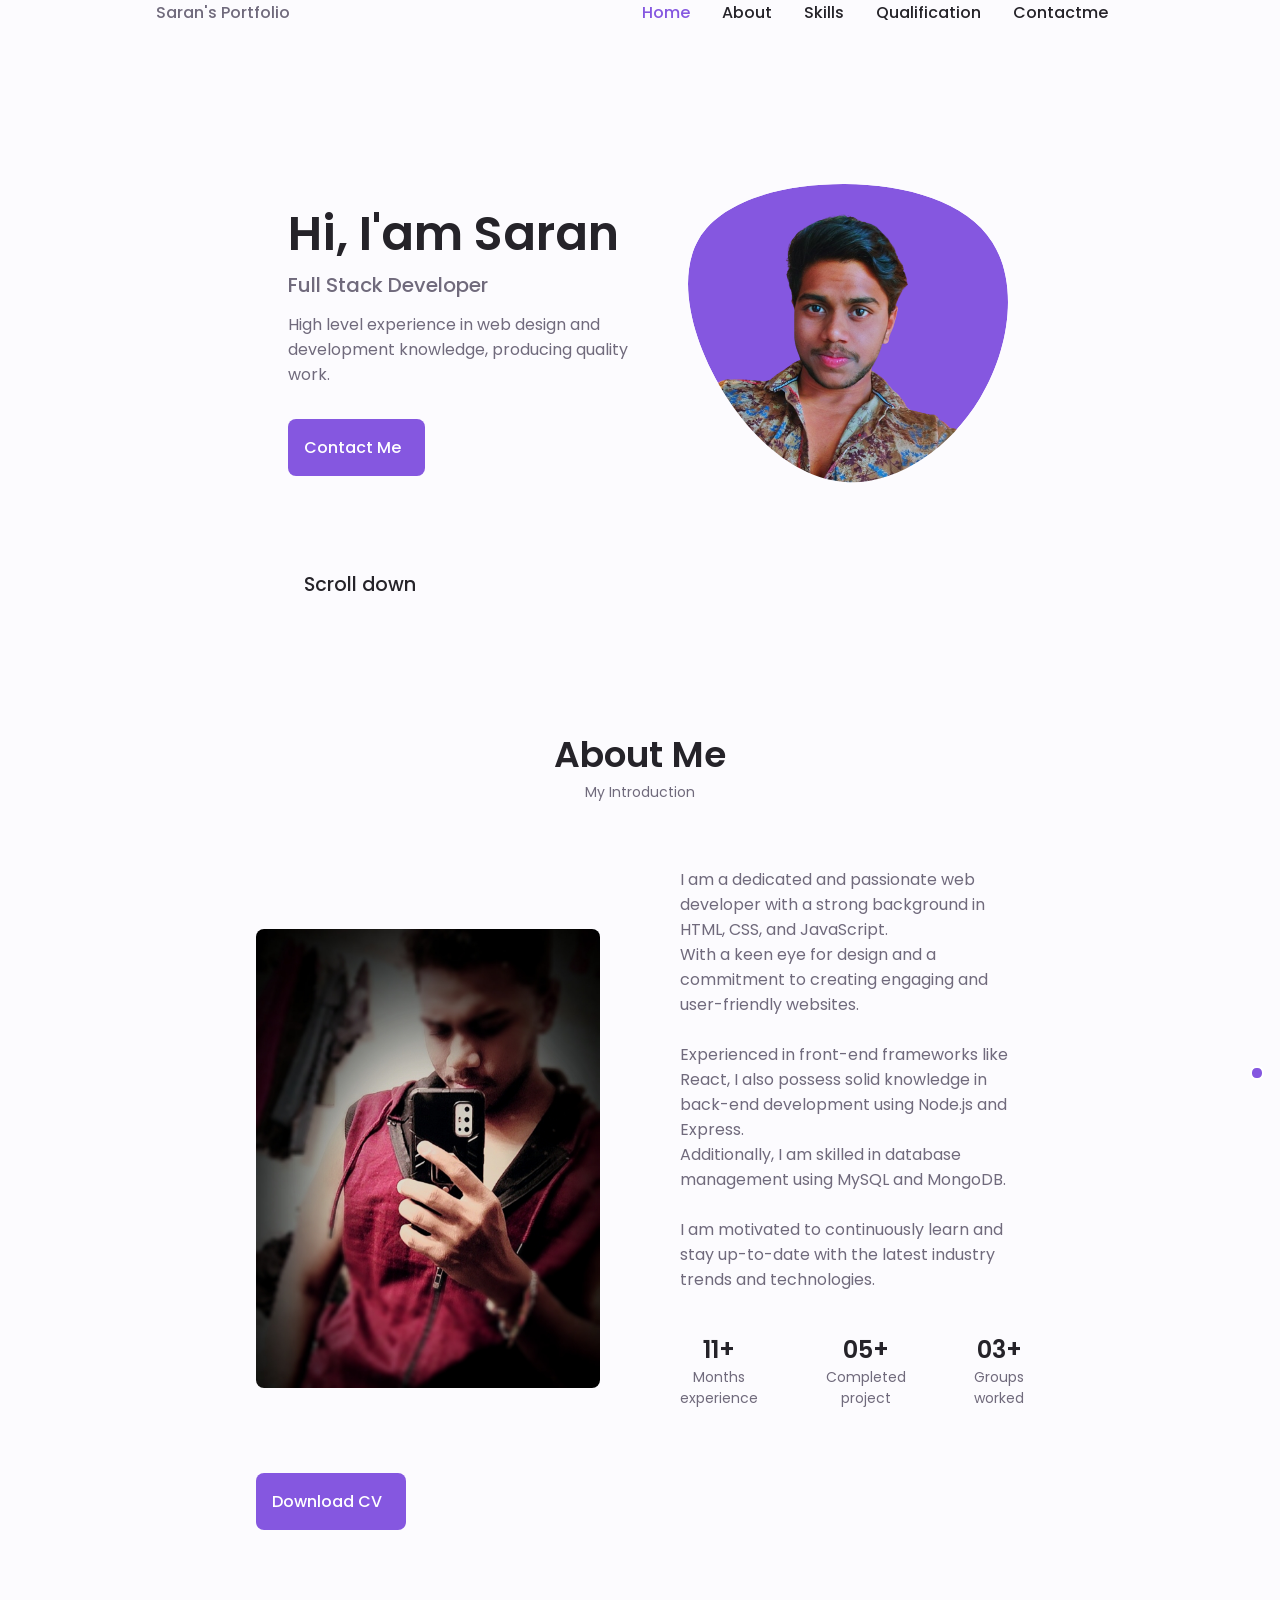
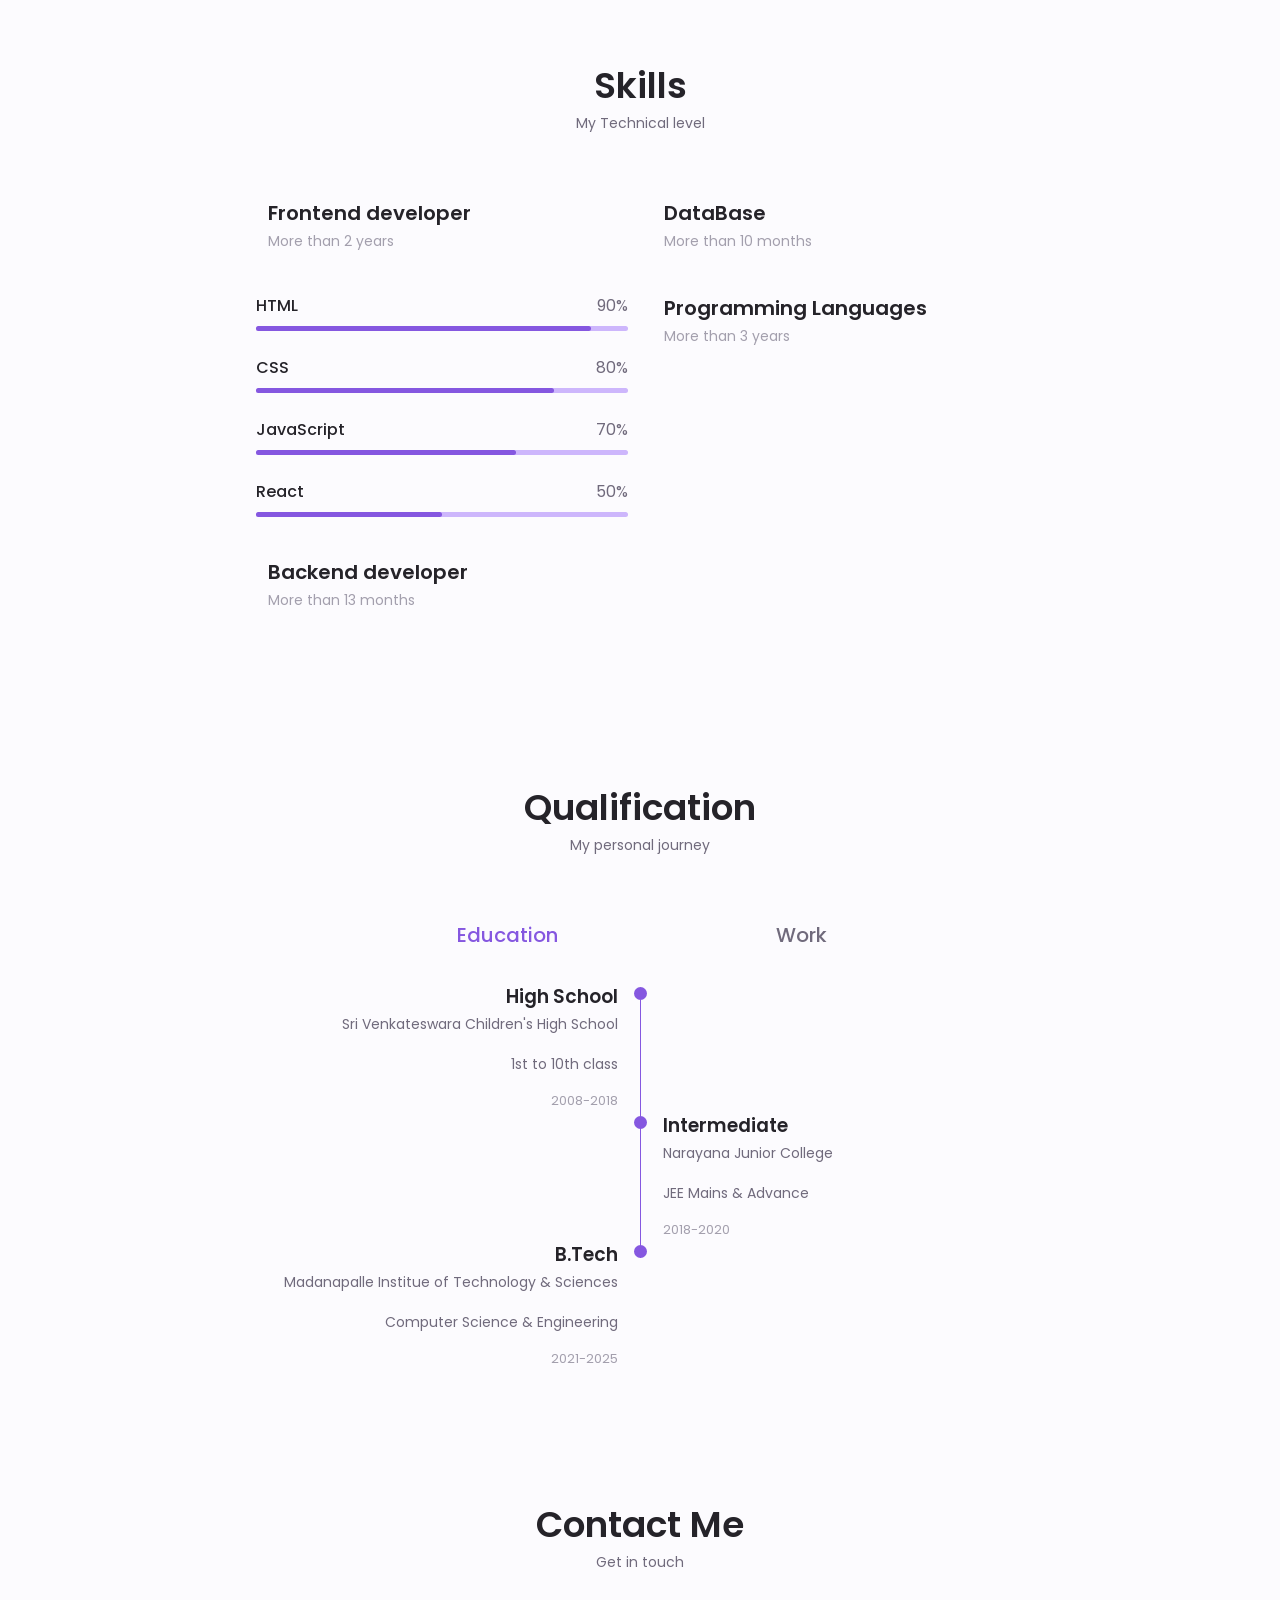
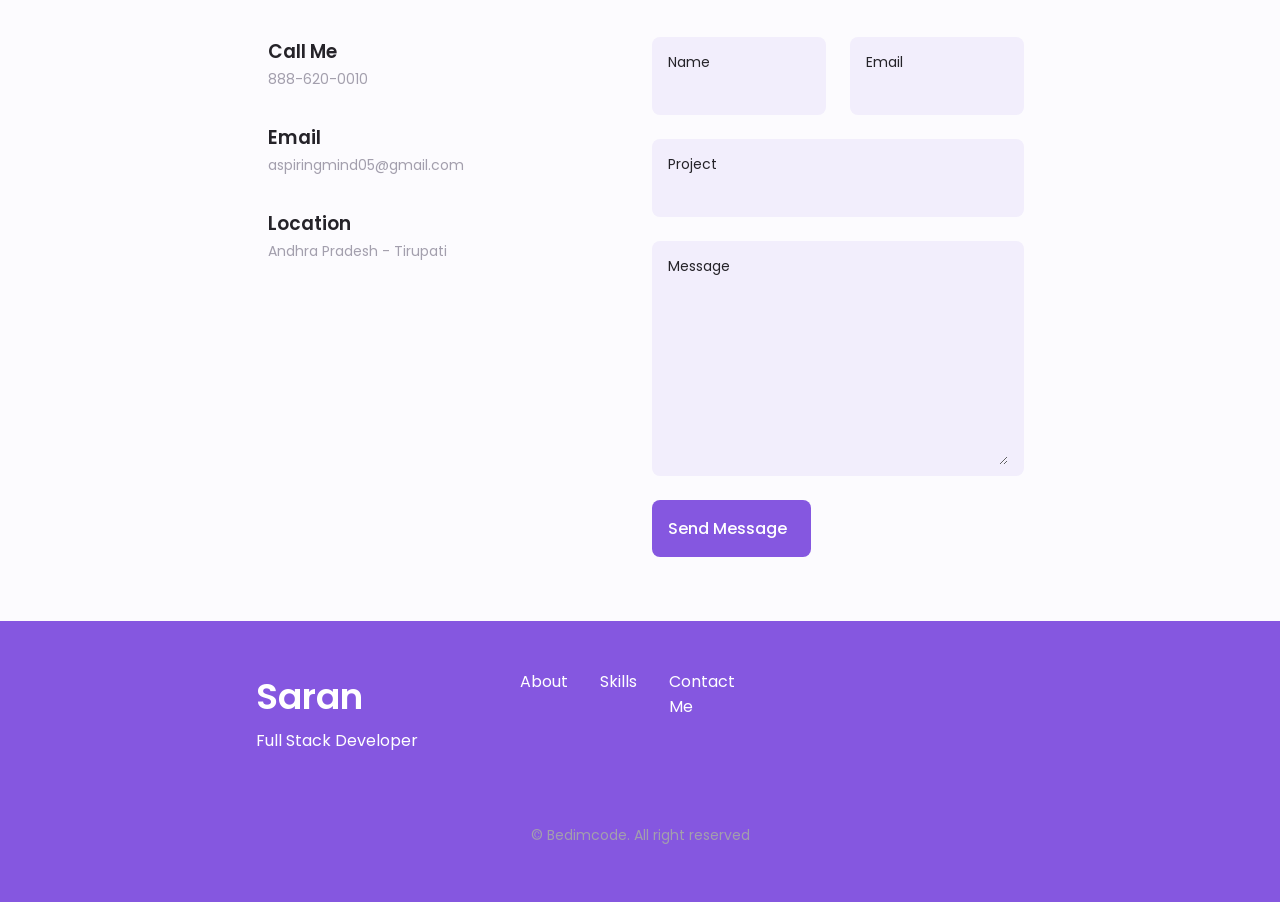
<file: index.html>
<!DOCTYPE html>
<html lang="en">

<head>
    <meta charset="UTF-8" />
    <meta name="viewport" content="width=device-width, initial-scale=1.0" />

    <!--==================== UNICONS ====================-->

    <link rel="stylesheet" href="https://unicons.iconscout.com/release/v4.0.8/css/line.css">

    <!--==================== SWIPER CSS ====================-->
    <link rel="stylesheet" href="" />

    <!--==================== CSS ====================-->
    <link rel="stylesheet" href="./assets/css/styles.css" />

    <title>Responsive Portfolio Website</title>
</head>

<body>
    <!--==================== HEADER ====================-->
    <header class="header" id="header">
        <nav class="nav container">
            <a href="#" class="nav__logo">Saran's Portfolio</a>
            <div class="nav__menu" id="nav-menu">
                <ul class="nav__list grid">
                    <li class="nav__item">
                        <a href="#home" class="nav__link active-link">
                            <i class="uil uil-estate nav__icon"></i>Home
                        </a>
                    </li>
                    <li class="nav__item">
                        <a href="#about" class="nav__link">
                            <i class="uil uil-user nav__icon"></i>About
                        </a>
                    </li>
                    <li class="nav__item">
                        <a href="#skills" class="nav__link">
                            <i class="uil uil-file-alt nav__icon"></i>Skills
                        </a>
                    </li>
                    <li class="nav__item">
                        <a href="#qualification" class="nav__link">
                            <i class="uil uil-book-open nav__icon"></i>Qualification
                        </a>
                    </li>
                    <li class="nav__item">
                        <a href="#contact" class="nav__link">
                            <i class="uil uil-message nav__icon"></i>Contactme
                        </a>
                    </li>
                </ul>
                <i class="uil uil-times nav__close" id="nav-close"></i>
            </div>

            <div class="nav__btns">
                    <!-- Theme Change Button -->
                    <i class="uil uil-moon change-theme" id="theme-button"></i>
                <div class="nav__toggle" id="nav-toggle">
                    <i class="uil uil-apps"></i>
                </div>
            </div>
        </nav>
    </header>

    <!--==================== MAIN ====================-->
    <main class="main">
        <!--==================== HOME ====================-->
        <section class="home section" id="home">
            <div class="home__container container grid">
                <div class="home__content grid">
                    <div class="home__social">
                        <a href="https://www.linkedin.com/in/saran-velmurugan-357499238" target="_blank" class="home__social-icon">
                            <i class="uil uil-linkedin-alt"></i>
                        </a>

                        <a href="https://www.hackerrank.com/aspiringmind05?hr_r=1" target="_blank" class="home__social-icon">
                            <i class="uil uil-award"></i>
                        </a>

                        <a href="https://github.com/saranthecoder" target="_blank" class="home__social-icon">
                            <i class="uil uil-github-alt"></i>
                        </a>
                    </div>
                    <div class="home__img">
                        <svg class="home__blob" viewBox="0 0 200 187" xmlns="http://www.w3.org/2000/svg" xmlns:xlink="http://www.w3.org/1999/xlink">
                            <mask id="mask0" mask-type="alpha">
                                <path d="M190.312 36.4879C206.582 62.1187 201.309 102.826 182.328 134.186C163.346 165.547 
                                130.807 187.559 100.226 186.353C69.6454 185.297 41.0228 161.023 21.7403 129.362C2.45775 
                                97.8511 -7.48481 59.1033 6.67581 34.5279C20.9871 10.1032 59.7028 -0.149132 97.9666 
                                0.00163737C136.23 0.303176 174.193 10.857 190.312 36.4879Z"/>
                            </mask>
                            <g mask="url(#mask0)">
                                <path d="M190.312 36.4879C206.582 62.1187 201.309 102.826 182.328 134.186C163.346 
                                165.547 130.807 187.559 100.226 186.353C69.6454 185.297 41.0228 161.023 21.7403 
                                129.362C2.45775 97.8511 -7.48481 59.1033 6.67581 34.5279C20.9871 10.1032 59.7028 
                                -0.149132 97.9666 0.00163737C136.23 0.303176 174.193 10.857 190.312 36.4879Z"/>
                                
                                <image class="home__blob-img" x="12" y="18" href="./assets/img/Polish_20230604_121432549.png"/>
                            </g>
                        </svg>
                        
                    </div>

                    <div class="home__data">
                        <h1 class="home__title">Hi, I'am Saran</h1>
                        <h3 class="home__subtitle">Full Stack Developer</h3>
                        <p class="home__description">High level experience in web design and development knowledge, producing quality work.</p>
                        <a href="#contact" class="button button--flex">
                            Contact Me <i class="uil uil-message button__icon"></i>
                        </a>
                    </div>
                </div>
                <div class="home__scroll">
                    <a href="#about" class="home__scroll-button butoon--flex">
                        <i class="uil uil-mouse-alt home__scroll-mouse"></i>
                        <span class="home__scroll-name">Scroll down</span>
                        <i class="uil uil-arrow-down home__scroll-arrow"></i>
                    </a>
                </div>
            </div>
        </section>

        <!--==================== ABOUT ====================-->
        <section class="about section" id="about">
            <h2 class="section__title">About Me</h2>
            <span class="section__subtitle">My Introduction</span>

            <div class="about__container container grid">
                <img src="./assets/img/Polish_20230604_121537748.jpg" alt="" class="about__img">

                <div class="about__data">
                    <p class="about__description">
                        I am a dedicated and passionate web developer with a strong background in HTML, CSS, and JavaScript.
                        <br>
                         With a keen eye for design and a commitment to creating engaging and user-friendly websites.
                         <br>
                         <br>
                        Experienced in front-end frameworks like React, I also possess solid knowledge in back-end development using Node.js and Express.
                          <br>
                         Additionally, I am skilled in database management using MySQL and MongoDB.
                         <br>
                         <br>
                         I am motivated to continuously learn and stay up-to-date with the latest industry trends and technologies.
                    </p>

                    <div class="about__info">
                        <div>
                            <span class="about__info-title">11+</span>
                            <span class="about__info-name">Months<br> experience</span>
                        </div>

                        <div>
                            <span class="about__info-title">05+</span>
                            <span class="about__info-name">Completed <br> project</span>
                        </div>

                        <div>
                            <span class="about__info-title">03+</span>
                            <span class="about__info-name">Groups <br> worked</span>
                        </div>
                    </div>
                </div>

                <div class="about__buttons">
                    <a href="./assets/pdf/SaranResume.pdf" class="button button--flex">
                        Download CV<i class="uil uil-download-alt button__icon"></i>
                    </a>
                </div>

            </div>
        </section>

        <!--==================== SKILLS ====================-->
        <section class="skills section" id="skills">
            <h2 class="section__title">Skills</h2>
            <span class="section__subtitle">My Technical level</span>

            <div class="skills__container container grid">
                <div>
                    <!-- ==================== SKILL 1================= -->
                    <div class="skills__content skills__open">
                        <div class="skills__header">
                            <i class="uil uil-brackets-curly skills__icon"></i>

                            <div>
                                <h1 class="skills__title">Frontend developer</h1>
                                <span class="skills__subtitle">More than 2 years</span>
                            </div>
                            <i class="uil uil-angle-down skills__arrow"></i>
                        </div>


                        <div class="skills__list grid">

                            <div class="skills__data">
                                <div class="skills__titles">
                                    <h3 class="skills__name">HTML</h3>
                                    <span class="skills__number">90%</span>
                                </div>
                                <div class="skills__bar">
                                    <span class="skills__percentage skills__html"></span>
                                </div>
                            </div>

                            <div class="skills__data">
                                <div class="skills__titles">
                                    <h3 class="skills__name">CSS</h3>
                                    <span class="skills__number">80%</span>
                                </div>
                                <div class="skills__bar">
                                    <span class="skills__percentage skills__css"></span>
                                </div>
                            </div>

                            <div class="skills__data">
                                <div class="skills__titles">
                                    <h3 class="skills__name">JavaScript</h3>
                                    <span class="skills__number">70%</span>
                                </div>
                                <div class="skills__bar">
                                    <span class="skills__percentage skills__js"></span>
                                </div>
                            </div>

                            <div class="skills__data">
                                <div class="skills__titles">
                                    <h3 class="skills__name">React</h3>
                                    <span class="skills__number">50%</span>
                                </div>
                                <div class="skills__bar">
                                    <span class="skills__percentage skills__react"></span>
                                </div>
                            </div>

                        </div>
                    </div>
                     <!-- ==================== SKILL 2================= -->
                     <div class="skills__content skills__close">
                        <div class="skills__header">
                            <i class="uil uil-server-network skills__icon"></i>

                            <div>
                                <h1 class="skills__title">Backend developer</h1>
                                <span class="skills__subtitle">More than 13 months</span>
                            </div>
                            <i class="uil uil-angle-down skills__arrow"></i>
                        </div>


                        <div class="skills__list grid">

                            <div class="skills__data">
                                <div class="skills__titles">
                                    <h3 class="skills__name">Node JS</h3>
                                    <span class="skills__number">80%</span>
                                </div>
                                <div class="skills__bar">
                                    <span class="skills__percentage skills__node"></span>
                                </div>
                            </div>

                            <div class="skills__data">
                                <div class="skills__titles">
                                    <h3 class="skills__name">Express</h3>
                                    <span class="skills__number">90%</span>
                                </div>
                                <div class="skills__bar">
                                    <span class="skills__percentage skills__express"></span>
                                </div>
                            </div>

                            <div class="skills__data">
                                <div class="skills__titles">
                                    <h3 class="skills__name">JavaScript</h3>
                                    <span class="skills__number">80%</span>
                                </div>
                                <div class="skills__bar">
                                    <span class="skills__percentage skills__javascript"></span>
                                </div>
                            </div>

                            <div class="skills__data">
                                <div class="skills__titles">
                                    <h3 class="skills__name">PHP</h3>
                                    <span class="skills__number">50%</span>
                                </div>
                                <div class="skills__bar">
                                    <span class="skills__percentage skills__php"></span>
                                </div>
                            </div>

                        </div>
                    </div>
                </div>

                <div>
                     <!-- ==================== SKILL 3================= -->
                     <div class="skills__content skills__close">
                        <div class="skills__header">
                            <i class="uil uil-database skills__icon"></i>

                            <div>
                                <h1 class="skills__title">DataBase</h1>
                                <span class="skills__subtitle">More than 10 months</span>
                            </div>
                            <i class="uil uil-angle-down skills__arrow"></i>
                        </div>


                        <div class="skills__list grid">

                            <div class="skills__data">
                                <div class="skills__titles">
                                    <h3 class="skills__name">My SQL</h3>
                                    <span class="skills__number">90%</span>
                                </div>
                                <div class="skills__bar">
                                    <span class="skills__percentage skills__mysql"></span>
                                </div>
                            </div>

                            <div class="skills__data">
                                <div class="skills__titles">
                                    <h3 class="skills__name">PostgreSQL</h3>
                                    <span class="skills__number">80%</span>
                                </div>
                                <div class="skills__bar">
                                    <span class="skills__percentage skills__postgres"></span>
                                </div>
                            </div>

                            <div class="skills__data">
                                <div class="skills__titles">
                                    <h3 class="skills__name">MongoDB</h3>
                                    <span class="skills__number">75%</span>
                                </div>
                                <div class="skills__bar">
                                    <span class="skills__percentage skills__mongodb"></span>
                                </div>
                            </div>

                            <div class="skills__data">
                                <div class="skills__titles">
                                    <h3 class="skills__name">Sequelize</h3>
                                    <span class="skills__number">60%</span>
                                </div>
                                <div class="skills__bar">
                                    <span class="skills__percentage skills__sequelize"></span>
                                </div>
                            </div>

                            <div class="skills__data">
                                <div class="skills__titles">
                                    <h3 class="skills__name">Mongoose</h3>
                                    <span class="skills__number">50%</span>
                                </div>
                                <div class="skills__bar">
                                    <span class="skills__percentage skills__mongoose"></span>
                                </div>
                            </div>

                        </div>
                    </div>

                    <!-- ==================== SKILL 4================= -->
                    <div class="skills__content skills__close">
                        <div class="skills__header">
                            <i class="uil uil-database skills__icon"></i>

                            <div>
                                <h1 class="skills__title">Programming Languages</h1>
                                <span class="skills__subtitle">More than 3 years</span>
                            </div>
                            <i class="uil uil-angle-down skills__arrow"></i>
                        </div>


                        <div class="skills__list grid">

                            <div class="skills__data">
                                <div class="skills__titles">
                                    <h3 class="skills__name">C Language</h3>
                                    <span class="skills__number">95%</span>
                                </div>
                                <div class="skills__bar">
                                    <span class="skills__percentage skills__c"></span>
                                </div>
                            </div>

                            <div class="skills__data">
                                <div class="skills__titles">
                                    <h3 class="skills__name">C++</h3>
                                    <span class="skills__number">92%</span>
                                </div>
                                <div class="skills__bar">
                                    <span class="skills__percentage skills__cplus"></span>
                                </div>
                            </div>

                            <div class="skills__data">
                                <div class="skills__titles">
                                    <h3 class="skills__name">Java</h3>
                                    <span class="skills__number">80%</span>
                                </div>
                                <div class="skills__bar">
                                    <span class="skills__percentage skills__java"></span>
                                </div>
                            </div>

                            <div class="skills__data">
                                <div class="skills__titles">
                                    <h3 class="skills__name">Python</h3>
                                    <span class="skills__number">93%</span>
                                </div>
                                <div class="skills__bar">
                                    <span class="skills__percentage skills__python"></span>
                                </div>
                            </div>

                            <div class="skills__data">
                                <div class="skills__titles">
                                    <h3 class="skills__name">Linux</h3>
                                    <span class="skills__number">70%</span>
                                </div>
                                <div class="skills__bar">
                                    <span class="skills__percentage skills__linux"></span>
                                </div>
                            </div>

                            <div class="skills__data">
                                <div class="skills__titles">
                                    <h3 class="skills__name">Ubuntu</h3>
                                    <span class="skills__number">65%</span>
                                </div>
                                <div class="skills__bar">
                                    <span class="skills__percentage skills__ubantu"></span>
                                </div>
                            </div>

                        </div>
                    </div>
                </div>
            </div>
        </section>

        <!--==================== QUALIFICATION ====================-->
        <section class="qualification section" id="qualification">
            <h1 class="section__title">Qualification</h1>
            <span class="section__subtitle">My personal journey</span>

            <div class="qualification__container container">
                <div class="qualification__tabs">
                    <div class="qualification__button button--flex qualification__active" data-target='#education'>
                        <i class="uil uil-graduation-cap qualification__icon"></i>
                        Education
                    </div>

                    <div class="qualification__button button--flex" data-target="#work">
                        <i class="uil uil-briefcase-alt qualification__icon"></i>
                        Work
                    </div>
                </div>

                    <div class="qualification__selections">
                        <!-- ================ QUALIFICATION CONTENT 1============= -->
                        <div class="qualification__content qualification__active" data-content id="education">
                            <!-- ====================== QUALIFICATION 1============= -->

                            <div class="qualification__data">
                                <div class="qualification__left">
                                    <h3 class="qulification__title">High School</h3>
                                    <span class="qualification__subtitle">Sri Venkateswara Children's High School</span>
                                    <span class="qualification__subtitle">1st to 10th class</span>
                                    <div class="qualification__calender">
                                        <i class="uil uil-calendar-alt"></i>
                                        2008-2018
                                    </div>
                                </div>

                                <div>
                                    <span class="qualification__rounder"></span>
                                    <span class="qualification__line"></span>
                                </div>
                            </div>

                                   <!-- ============================ QUALIFICATION 2================================ -->

                                   <div class="qualification__data ">
                                    <div></div>
    
                                    <div>
                                        <span class="qualification__rounder"></span>
                                        <span class="qualification__line"></span>
                                    </div>
    
                                    <div class="qualification__right">
                                        <h3 class="qulification__title">Intermediate</h3>
                                        <span class="qualification__subtitle">Narayana Junior College</span><br>
                                        <span class="qualification__subtitle">JEE Mains & Advance</span>
                                        <div class="qualification__calender">
                                            <i class="uil uil-calendar-alt"></i>
                                            2018-2020
                                        </div>
                                    </div>
                                </div>




                                    <!-- ============================ QUALIFICATION 3================================ -->
                            <div class="qualification__data">
                                <div class="qualification__left">
                                    <h3 class="qulification__title">B.Tech</h3>
                                    <span class="qualification__subtitle">Madanapalle Institue of Technology & Sciences</span>
                                    <span class="qualification__subtitle">Computer Science & Engineering</span>
                                    <div class="qualification__calender">
                                        <i class="uil uil-calendar-alt"></i>
                                        2021-2025
                                    </div>
                                </div>

                                <div>
                                    <span class="qualification__rounder"></span>
                                    <!-- <span class="qualification__line"></span> -->
                                </div>
                            </div>
                        </div>

                        <!-- ======================= QUALIFICATION CONTENT 2======================= -->
                        <div class="qualification__content" data-content id="work">
                            <!-- ============================ QUALIFICATION 1================================ -->
                            <div class="qualification__data">
                                <div class="qualification__left">
                                    <h3 class="qulification__title">Frontend Developer</h3>
                                    <div class="qualification__calender">
                                        <i class="uil uil-clock"></i>
                                        More than 20 months
                                    </div>
                                    <br>
                                </div>

                                <div>
                                    <span class="qualification__rounder"></span>
                                    <span class="qualification__line"></span>
                                </div>
                            </div>

                                   <!-- ============================ QUALIFICATION 2================================ -->


                                   <div class="qualification__data">
                                    <div></div>
    
                                    <div>
                                        <span class="qualification__rounder"></span>
                                        <span class="qualification__line"></span>
                                    </div>
    
                                    <div class="qualification__right">
                                        <h3 class="qulification__title">Backend Developer</h3>
                                        <div class="qualification__calender">
                                            <i class="uil uil-clock"></i>
                                            More than 15 months
                                        </div>
                                        <br>
                                    </div>
                                </div>





                            

                                    <!-- ============================ QUALIFICATION 3================================ -->
                            <div class="qualification__data">
                                <div class="qualification__left">
                                    <h3 class="qulification__title">Database Management</h3>
                                        <div class="qualification__calender">
                                            <i class="uil uil-clock"></i>
                                            More than 18 months
                                        </div>
                                        <br>
                                </div>

                                <div>
                                    <span class="qualification__rounder"></span>
                                    <span class="qualification__line"></span>
                                </div>
                            </div>

                                    <!-- ============================ QUALIFICATION 4================================ -->
                            <div class="qualification__data">
                                <div></div>

                                <div>
                                    <span class="qualification__rounder"></span>
                                    <span class="qualification__line"></span>
                                </div>

                                <div class="qualification__right">
                                    <h3 class="qulification__title">Artist</h3>
                                        <div class="qualification__calender">
                                            <i class="uil uil-clock"></i>
                                            More than 15 YEARS
                                        </div>
                                        <br>
                                </div>
                            </div>

                                <!-- ============================ QUALIFICATION 5================================ -->
                            <div class="qualification__data">
                                <div class="qualification__left">
                                    <h3 class="qulification__title">Video Editor</h3>
                                        <div class="qualification__calender">
                                            <i class="uil uil-clock"></i>
                                            More than 5 YEARS
                                        </div>
                                        <br>
                                </div>

                                <div>
                                    <span class="qualification__rounder"></span>
                                    <!-- <span class="qualification__line"></span> -->
                                </div>
                            </div>


                        </div>

                    </div>
            </div>
        </section>
       <!--==================== CONTACT ME ====================-->
        <section class="contact section" id="contact">
            <h2 class="section__title">Contact Me</h2>
            <span class="section__subtitle">Get in touch</span>

            <div class="contact__container container grid">
                <div>
                    
                    <div class="contact__information">
                        <i class="uil uil-phone contact__icon"></i>

                        <div>
                            <h3 class="cintact__title">Call Me</h3>
                            <span class="contact__subtitle">888-620-0010</span>
                        </div>
                    </div>

                    <div class="contact__information">
                        <i class="uil uil-envelope contact__icon"></i>

                        <div>
                            <h3 class="cintact__title">Email</h3>
                            <span class="contact__subtitle">aspiringmind05@gmail.com</span>
                        </div>
                    </div>

                    <div class="contact__information">
                        <i class="uil uil-map-marker contact__icon"></i>

                        <div>
                            <h3 class="cintact__title">Location</h3>
                            <span class="contact__subtitle">Andhra Pradesh - Tirupati</span>
                        </div>
                    </div>

                </div>

                <form action="" class="contact__form grid">
                    <div class="contact__inputs grid">
                        <div class="contact__content">
                            <label class="contact__label">Name</label>
                            <input type="text" class="contact__input">
                        </div>
                        <div class="contact__content">
                            <label class="contact__label">Email</label>
                            <input type="email" class="contact__input">
                        </div>
                    </div>
                    <div class="contact__content">
                        <label class="contact__label">Project</label>
                        <input type="text" class="contact__input">
                    </div>
                    <div class="contact__content">
                        <label class="contact__label">Message</label>
                        <textarea name="" id="" cols="0" rows="7" class="contact__input"></textarea>
                    </div>

                    <div>
                        <a href="#" class="button button--flex">
                            Send Message
                            <i class="uil uil-message button__icon"></i>
                        </a>
                    </div>
                </form>
            </div>
        </section>
    </main>

    <!--==================== FOOTER ====================-->
    <footer class="footer">
        <div class="footer__bg">
            <div class="footer__container container grid">
                <div>
                    <h1 class="footer__title">Saran</h1>
                    <span class="footer__subtitle">Full Stack Developer</span>
                </div>

                <ul class="footer__links">
                    <li>
                        <a href="#about" class="footer__link">About</a>
                    </li>

                    <li>
                        <a href="#skills" class="footer__link">Skills</a>
                    </li>

                    <li>
                        <a href="#contact" class="footer__link">Contact Me</a>
                    </li>
                </ul>

                <div class="footer__socials">
                    <a href="https://www.facebook.com/" target="_blank" class="footer__social">
                        <i class="uil uil-facebook-f"></i>
                    </a>

                    <a href="https://www.instagram.com/" target="_blank" class="footer__social">
                        <i class="uil uil-instagram"></i>
                    </a>

                    <a href="https://twitter.com/" target="_blank" class="footer__social">
                        <i class="uil uil-twitter-alt"></i>
                    </a>
                </div>
            </div>

            <p class="footer__copy">&#169; Bedimcode. All right reserved</p>
        </div>
    </footer>

    <!--==================== SCROLL TOP ====================-->
    <a href="#" class="scrollup" id="scroll-up">
        <i class="uil uil-arrow-up scrollup__icon"></i>
    </a>
    <!--==================== SWIPER JS ====================-->
    <script src=""></script>

    <!--==================== MAIN JS ====================-->
    <script src="./assets/js/main.js"></script>
</body>

</html>
</file>
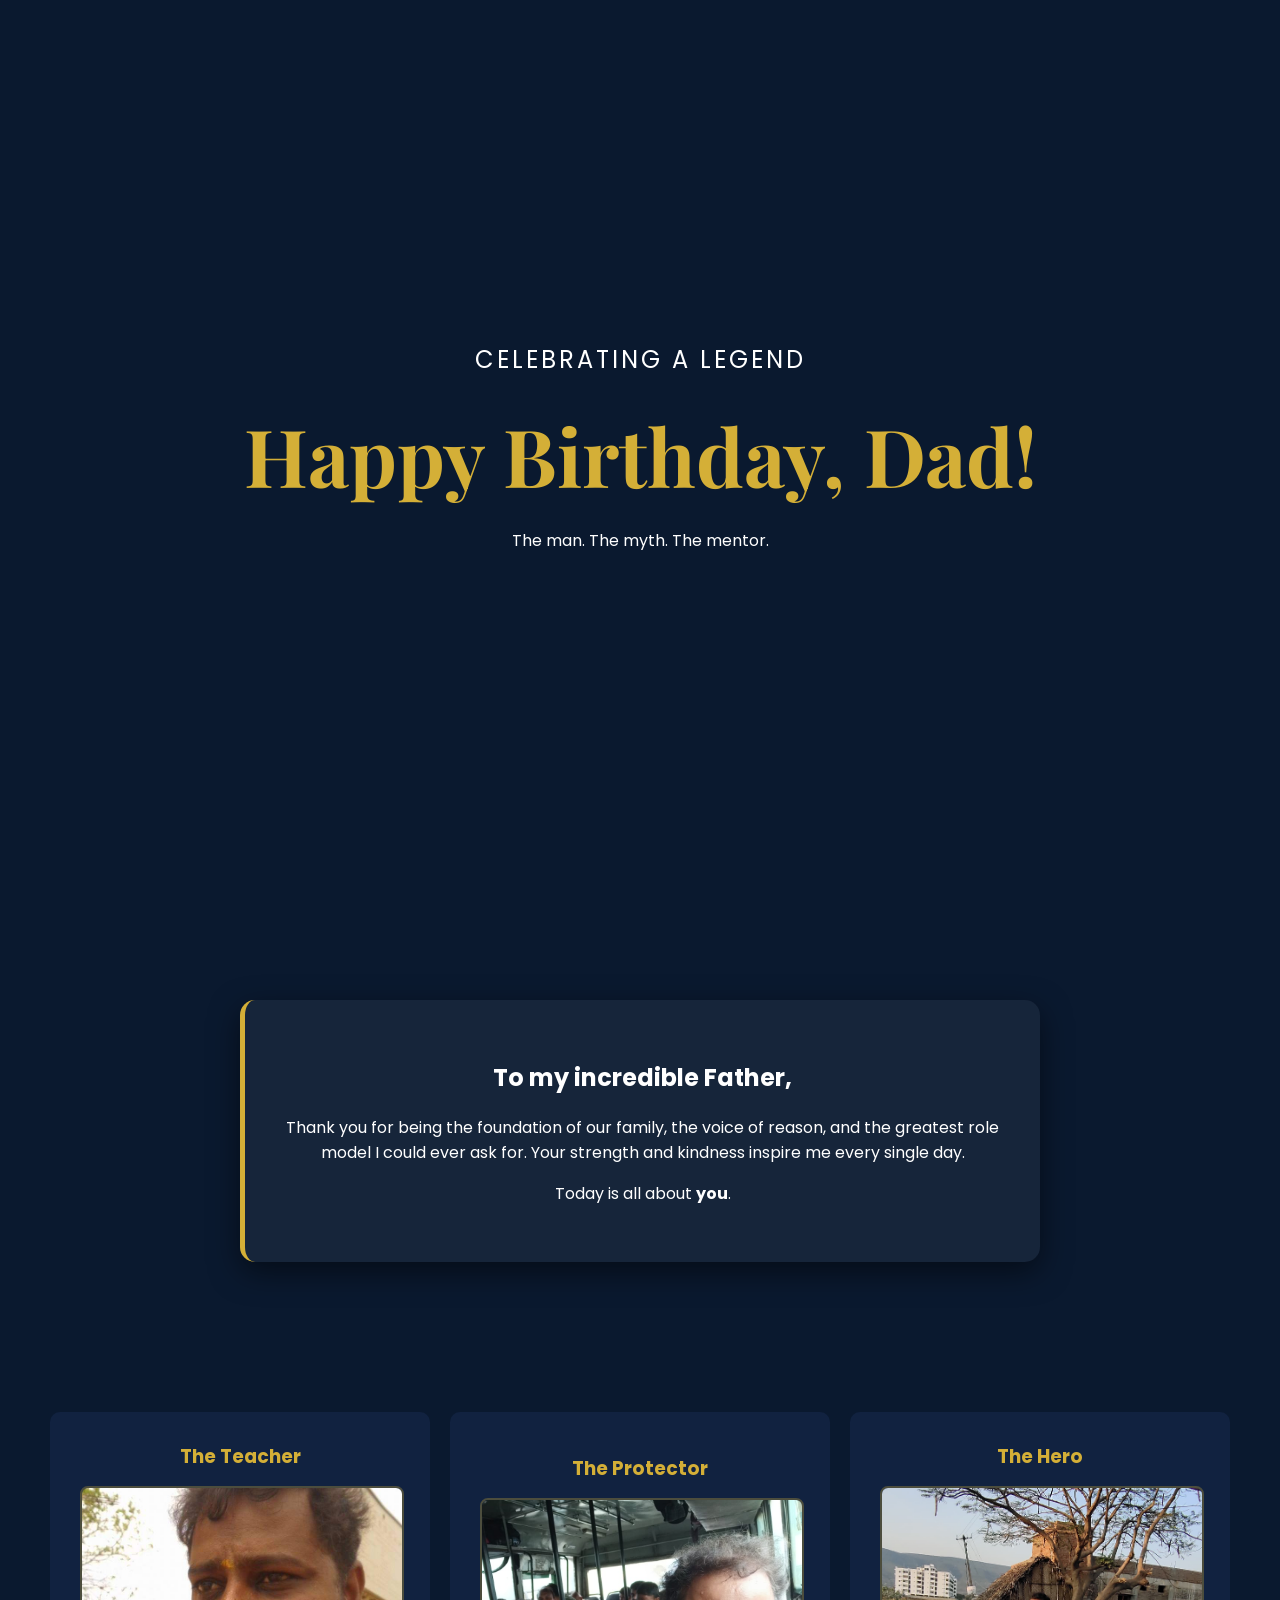
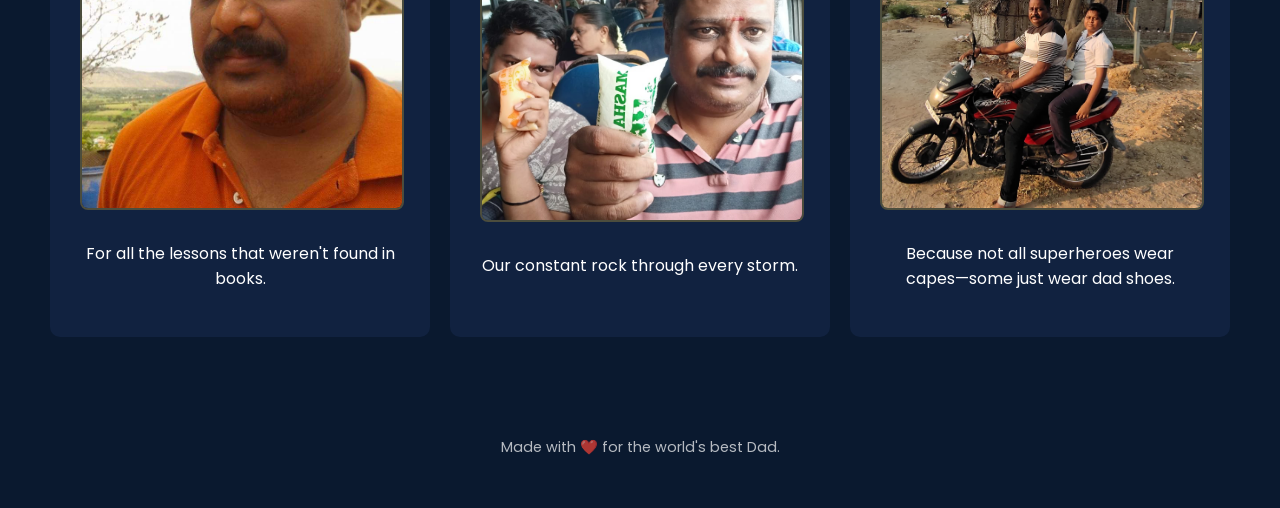
<file: FatherBirthday.html>
<!DOCTYPE html>
<html lang="en">
<head>
    <meta charset="UTF-8">
    <meta name="viewport" content="width=device-width, initial-scale=1.0">
    <title>To The World's Best Dad</title>
    <link href="https://fonts.googleapis.com/css2?family=Playfair+Display:wght@700&family=Poppins:wght@300;400;600&display=swap" rel="stylesheet">
    <style>
        :root {
            --gold: #D4AF37;
            --dark-blue: #0A192F;
            --white: #FFFFFF;
        }

        body {
            margin: 0;
            font-family: 'Poppins', sans-serif;
            background-color: var(--dark-blue);
            color: var(--white);
            overflow-x: hidden;
        }

        /* Hero Section */
        header {
            height: 100vh;
            display: flex;
            flex-direction: column;
            justify-content: center;
            align-items: center;
            text-align: center;
            background: linear-gradient(rgba(10, 25, 47, 0.7), rgba(10, 25, 47, 0.7)), 
                        url('https://images.unsplash.com/photo-1506744038136-46273834b3fb?auto=format&fit=crop&q=80&w=2000') no-repeat center/cover;
        }

        h1 {
            font-family: 'Playfair Display', serif;
            font-size: 5rem;
            margin: 0;
            color: var(--gold);
            animation: fadeInDown 2s ease;
        }

        p.subtitle {
            font-size: 1.5rem;
            letter-spacing: 3px;
            text-transform: uppercase;
            margin-top: 10px;
        }

        /* Message Section */
        .message-section {
            padding: 100px 20px;
            max-width: 800px;
            margin: 0 auto;
            text-align: center;
        }

        .card {
            background: rgba(255, 255, 255, 0.05);
            padding: 40px;
            border-radius: 15px;
            border-left: 5px solid var(--gold);
            box-shadow: 0 10px 30px rgba(0,0,0,0.5);
        }

        /* Features/Qualities */
        .grid {
            display: grid;
            grid-template-columns: repeat(auto-fit, minmax(250px, 1fr));
            gap: 20px;
            padding: 50px;
        }

        .feature {
            background: #112240;
            padding: 30px;
            border-radius: 10px;
            transition: transform 0.3s ease;
            text-align: center;
            display: flex;
            flex-direction: column;
            justify-content: center;
        }

        .feature:hover {
            transform: translateY(-10px);
            background: #1d335c;
        }

        .feature h3 {
            color: var(--gold);
            margin-top: 0;
            margin-bottom: 15px;
        }

        .feature-image {
            width: 100%;
            aspect-ratio: 1 / 1;
            object-fit: cover;
            border-radius: 8px;
            margin-bottom: 15px;
            border: 2px solid rgba(212, 175, 55, 0.3);
            transition: border-color 0.3s ease, transform 0.3s ease;
        }

        .feature-image.teacher-img {
            object-position: center;
        }

        .feature-image.protector-img {
            object-position: right center;
        }

        .feature-image.hero-img {
            object-position: 45% center;
        }

        .feature:hover .feature-image {
            border-color: var(--gold);
            transform: scale(1.03);
        }

        footer {
            text-align: center;
            padding: 50px;
            font-size: 0.9rem;
            opacity: 0.7;
        }

        @keyframes fadeInDown {
            from { opacity: 0; transform: translateY(-30px); }
            to { opacity: 1; transform: translateY(0); }
        }

        /* Mobile adjustments */
        @media (max-width: 600px) {
            h1 { font-size: 3rem; }
        }
    </style>
</head>
<body>

    <header>
        <p class="subtitle">Celebrating A Legend</p>
        <h1>Happy Birthday, Dad!</h1>
        <p style="margin-top: 20px;">The man. The myth. The mentor.</p>
    </header>

    <section class="message-section">
        <div class="card">
            <h2>To my incredible Father,</h2>
            <p>Thank you for being the foundation of our family, the voice of reason, and the greatest role model I could ever ask for. Your strength and kindness inspire me every single day.</p>
            <p>Today is all about <strong>you</strong>.</p>
        </div>
    </section>

    <div class="grid">
        <div class="feature">
            <h3>The Teacher</h3>
            <img src="IMG-20220402-WA0001.jpg" alt="The Teacher" class="feature-image teacher-img">
            <p>For all the lessons that weren't found in books.</p>
        </div>
        <div class="feature">
            <h3>The Protector</h3>
            <img src="IMG-20240522-WA0002.jpg" alt="The Protector" class="feature-image protector-img">
            <p>Our constant rock through every storm.</p>
        </div>
        <div class="feature">
            <h3>The Hero</h3>
            <img src="IMG-20250312-WA0013.jpg" alt="The Hero" class="feature-image hero-img">
            <p>Because not all superheroes wear capes—some just wear dad shoes.</p>
        </div>
    </div>

    <footer>
        Made with ❤️ for the world's best Dad.
    </footer>

</body>
</html>
</file>
<file: assets/css/styles.css>
/*==================== GOOGLE FONTS ====================*/
@import url("https://fonts.googleapis.com/css2?family=Poppins:wght@400;500;600&display=swap");

/*==================== VARIABLES CSS ====================*/
:root {
    --header-height: 3rem;

    /*========== Colors ==========*/
    /* Change favorite color */
    --hue-color: 260; /*Purple 250 - Green 142 - Blue 230 - Pink 340*/

    /* HSL color mode */
    --first-color: hsl(var(--hue-color), 69%, 61%);
    --first-color-second: hsl(var(--hue-color), 69%, 61%);
    --first-color-alt: hsl(var(--hue-color), 57%, 53%);
    --first-color-lighter: hsl(var(--hue-color), 92%, 85%);
    --title-color: hsl(var(--hue-color), 8%, 15%);
    --text-color: hsl(var(--hue-color), 8%, 45%);
    --text-color-light: hsl(var(--hue-color), 8%, 65%);
    --input-color: hsl(var(--hue-color), 70%, 96%);
    --body-color: hsl(var(--hue-color), 60%, 99%);
    --container-color: #fff;
    --scroll-bar-color: hsl(var(--hue-color), 12%, 90%);
    --scroll-thumb-color: hsl(var(--hue-color), 12%, 80%);

    /*========== Font and typography ==========*/
    --body-font: 'Poppins', sans-serif;

    /* .5rem = 8px, 1rem = 16px, 1.5rem = 24px ... */
    --big-font-size: 2rem;
    --h1-font-size: 1.5rem;
    --h2-font-size: 1.25rem;
    --h3-font-size: 1.125rem;
    --normal-font-size: .938rem;
    --small-font-size: .813rem;
    --smaller-font-size: .75rem;

    /*========== Font weight ==========*/
    --font-medium: 500;
    --font-semi-bold: 600;

    /*========== Margenes Bottom ==========*/
    /* .25rem = 4px, .5rem = 8px, .75rem = 12px ... */
    --mb-0-25: .25rem;
    --mb-0-5: .5rem;
    --mb-0-75: .75rem;
    --mb-1: 1rem;
    --mb-1-5: 1.5rem;
    --mb-2: 2rem;
    --mb-2-5: 2.5rem;
    --mb-3: 3rem;

    /*========== z index ==========*/
    --z-tooltip: 10;
    --z-fixed: 100;
    --z-modal: 1000;
}

/* Font size for large devices */
@media screen and (min-width: 968px) {
    :root {
        --big-font-size: 3rem;
        --h1-font-size: 2.25rem;
        --h2-font-size: 1.5rem;
        --h3-font-size: 1.25rem;
        --normal-font-size: 1rem;
        --small-font-size: .875rem;
        --smaller-font-size: .813rem;
    }
}

/*========== Variables Dark theme ==========*/
body.dark-theme{
  /* HSL color mode */
  --first-color-second: hsl(var(--hue-color), 30%, 8%);
  --title-color: hsl(var(--hue-color), 8%, 95%);
  --text-color: hsl(var(--hue-color), 8%, 75%);
  --input-color: hsl(var(--hue-color), 29%, 18%);
  --body-color: hsl(var(--hue-color), 28%, 16%);
  --container-color: hsl(var(--hue-color), 29%, 16%);
  --scroll-bar-color: hsl(var(--hue-color), 12%, 48%);
  --scroll-thumb-color: hsl(var(--hue-color), 12%, 36%);
}

/*========== Button Dark/Light ==========*/
.nav__btns{
  display: flex;
  align-items: center;
}

.change-theme{
  font-size: 1.25rem;
  columns: var(--text-color);
  margin-right: var(--mb-1);
  cursor: pointer;
}

.change-theme:hover{
  color: var(--first-color);
}

/*==================== BASE ====================*/
* {
  box-sizing: border-box;
  padding: 0;
  margin: 0;
}

html {
  scroll-behavior: smooth;
}

body {
  margin: 0 0 var(--header-height) 0;
  font-family: var(--body-font);
  font-size: var(--normal-font-size);
  background-color: var(--body-color);
  color: var(--text-color);
}

h1, h2, h3, h4 {
  color: var(--title-color);
  font-weight: var(--font-semi-bold);
}

ul {
  list-style: none;
}

a {
  text-decoration: none;
}

img {
  max-width: 100%;
  height: auto;
}

/*==================== REUSABLE CSS CLASSES ====================*/
.section {
  padding: 2rem 0 4rem;
}

.section__title {
  font-size: var(--h1-font-size);
  color: var(--title-color);
}

.section__subtitle {
  display: block;
  font-size: var(--small-font-size);
  margin-bottom: var(--mb-3);
}

.section__title, 
.section__subtitle {
  text-align: center;
}

/*==================== LAYOUT ====================*/
.container {
  max-width: 768px;
  margin-left: var(--mb-1-5);
  margin-right: var(--mb-1-5);
}

.grid {
  display: grid;
  gap: 1.5rem;
}

.header {
  width: 100%;
  position: fixed;
  bottom: 0;
  left: 0;
  z-index: var(--z-fixed);
  background-color: var(--body-color);
}

/*==================== NAV ====================*/
.nav{
  max-width: 968px;
  height:var(var(--header-height));
  display: flex;
  justify-content: space-between;
  align-items: center;
}

.nav__logo , .nav__toggle{
  color: var(--tit);
  font-weight: var(--font-medium);

}

.nav__logo:hover{
  color: var(--first-color);
}

.nav__toggle{
  font-size: 1.1rem;
  cursor: pointer;
}

.nav__toggle:hover{
  color:var(--first-color) ;
}

@media screen and (max-width: 767px) {
  .nav__menu{
    position: fixed;
    bottom: -100%;
    left: 0;
    width: 100%;
    background-color: var(--body-color);
    padding: 2rem 1.5rem 4rem;
    box-shadow: 0 -1px 4px rgba(0, 0, 0, .15);
    border-radius: 1.5rem 1.5rem 0 0;
    transition: .3s;
  }
  
}

.nav__list{
  grid-template-columns: repeat(3 ,1fr);
  gap: 2rem;
}

.nav__link{
  display: flex;
  flex-direction: column;
  align-items: center;
  font-size: var(--sma);
  color: var(--title-color);
  font-weight: var(--font-medium);
}

.nav__link:hover{
  color: var(--first-color);
}

.nav__icon{
  font-size: 1.2rem;
}

.nav__close{
  position: absolute;
  right: 1.3rem;
  bottom: .5rem;
  font-size: 1.5rem;
  cursor: pointer;
  color: var(--first-color);
}

.nav__close:hover{
  color: var(--first-color-alt);
}

/* show menu */
.show-menu{
  bottom: 0;
}

/* Active link */
.active-link{
  color:var(--first-color);
}


/* Change background header */
.scroll-header{
  box-shadow: 0 -1px 4px rgba(0, 0, 0, .15)
}

/*==================== HOME ====================*/
.home__container{
  gap: 1rem;
}

.home__content{
  grid-template-columns: .5fr 3fr;
  padding-top: 3.5rem;
  align-items: center;
}

.home__social{
  display: grid;
  grid-template-columns: max-content;
  row-gap: 1rem;
}

.home__social-icon{
  font-size: 1.25rem;
  color: var(--first-color-alt);
}

.home__social-icon:hover{
  columns: var(--first-color-alt);
}

.home__blob{
  width: 200px;
  fill: var(--first-color);
}

.home__blob-img{
  width: 170px;
}

.home__data{
  grid-column: 1/3;
}

.home__title{
  font-size: var(--big-font-size);
}

.home__subtitle{
  font-size: var(--h3-font-size);
  color: var(--text-color);
  font-weight: var(--font-medium);
  margin-bottom: var(--mb-0-75);
}

.home__description{
  margin-bottom: var(--mb-2);

}

.home__scroll{
  display: none;
}

.home__scroll-button{
  color: var(--first-color);
  transition: .3s; 
}

.home__scroll-button:hover{
  transform: translateY(0.25rem);
}

.home__screll-mouse{
  font-size: 2rem;
}

.home__scroll-name{
  font-size: var(--small-font-size);
  color: var(--title-color);
  font-weight: var(--font-medium);
  margin-right: var(--mb-0-25);
}

.homr__scroll-arrow{
  font-size: 1.25rem;
}


/*==================== BUTTONS ====================*/
.button{
  display: inline-block;
  background-color: var(--first-color);
  color: #fff;
  padding: 1rem;
  border-radius: .5rem;
  font-weight: var(--font-medium);
}

.button:hover{
  background-color: var(--first-color-alt);
}

.button__icon{
  font-size: 1.25rem;
  margin-left: var(--mb-0-5);
  transition: .3s;

}

.button--flex{
  display: inline-flex;
  align-items: center;
}


/*==================== ABOUT ====================*/

.about__img{
  height: auto;
  width: auto;
  border-radius: .5rem;
  justify-self: center;
  align-self: center;
}

.about__description{
  text-align: center;
  margin-bottom: var(--mb-2-5)
}

.about__info{
  display: flex;
  justify-content: space-evenly;
  margin-bottom: var(--mb-2-5);
}

.about__info-title{
  font-size: var(--h2-font-size);
  font-weight: var(--font-semi-bold);
  color: var(--title-color);
}

.about__info-name{
  font-size: var(--small-font-size);
}

.about__info-title, .about__info-name{
  display: block;
  text-align: center;
}

.about__buttons{
  display: flex;
  justify-content: center;
}


/*==================== SKILLS ====================*/
.skills__container{
  row-gap: 0;
}

.skills__header{
  display: flex;
  align-items: center;
  margin-bottom: var(--mb-2-5);
  cursor: pointer;
}

.skills__icon, .skills__arrow{
  font-size: 2rem;
  color: var(--first-color);
}

.skills__icon{
  margin-right: var(--mb-0-75);
}

.skills__title{
  font-size: var(--h3-font-size);
}

.skills__subtitle{
  font-size: var(--small-font-size);
  color:var(--text-color-light);
}

.skills__arrow{
  margin-left: auto;
  transition: .4s;
}

.skills__titles{
  display: flex;
  justify-content: space-between;
  margin-bottom: var(--mb-0-5);
}

.skills__name{
  font-size: var(--normal-font-size);
  font-weight: var(--font-medium);
}

.skills__bar, .skills__percentage{
  height: 5px;
  border-radius: .25rem ;
}

.skills__bar{
  background-color:var(--first-color-lighter) ;
}

.skills__percentage{
  display: block;
  background-color: var(--first-color);
}

.skills__html{
  width:90%
}

.skills__css{
  width:80%
}

.skills__js{
  width:70%
}

.skills__react{
  width:50%
}

.skills__node{
  width:80%
}
.skills__express{
  width:90%
}
.skills__javascript{
  width:80%
}

.skills__php{
  width:50%
}

.skills__mysql{
  width: 90%;
}

.skills__postgres{
  width: 80%;
}

.skills__mongodb{
  width: 75%;
}
.skills__sequelize{
  width: 60%;
}
.skills__mongoose{
  width: 50%;
}

.skills__c{
  width: 95%;
}

.skills__cplus{
  width: 92%;
}
.skills__java{
  width: 80%;
}
.skills__python{
  width: 93%;
}
.skills__linux{
  width: 70%;
}
.skills__ubantu{
  width: 65%;
}




.skills__close .skills__list{
  height: 0;
  overflow: hidden;
}

.skills__open .skills__list{
  height: max-content;
  margin-bottom: var(--mb-2-5);
}

.skills__open .skills__arrow{
  transform: rotate(-180deg);
}

/*==================== QUALIFICATION ====================*/
.qualification__container .qualification__tabs{
  display: flex;
  justify-content: space-evenly;
  margin-bottom: var(--mb-2);
}

.qualification__button{
  font-size: var(--h3-font-size);
  font-weight: var(--font-medium);
  cursor: pointer;
}

.qualification__button:hover{
  color: var(--first-color);
}
.qualification__icon{
  font-size: 1.8rem;
  margin-right: var(--mb-0-25);
}

.qualification__data{
  display: grid;
  grid-template-columns: 1fr max-content 1fr;
  column-width: 1.5rem;
}
.qualification__title{
  font-size: var(--normal-font-size);
  font-weight: var(--font-medium);
}

.qualification__subtitle{
  display: inline-block;
  font-size: var(--small-font-size);
  margin-bottom: var(--mb-1);
}

.qualification__calender{
  font-size: var(--smaller-font-size);
  color: var(--text-color-light);
}

.qualification__right{
  text-align: left;
  padding-left: 1rem;
}

.qualification__left{
  text-align: right;
  padding-right: 1rem;
}
.qualification__rounder{
  display: inline-block;
  width: 13px;
  height: 13px;
  background-color: var(--first-color);
  border-radius: 50%;
}

.qualification__line{
  display: block;
  width: 1px;
  height: 100% ;
  background-color: var(--first-color);
  transform: translate(6px,-7px);
}

.qualification [data-content]{
  display:none;
}

.qualification__active[data-content]{
  display: block;
}

.qualification__button.qualification__active{
  color: var(--first-color);
}


/*==================== CONTACT ME ====================*/
.contact__container{
  row-gap: 3rem;
}

.contact__information{
  display: flex;
  margin-bottom: var(--mb-2);
}

.contact__icon{
  font-size: 2rem;
  color: var(--first-color);
  margin-right: var(--mb-0-75);
}

.contact__title{
  font-size: var(--h3-font-size);
  font-weight: var(--font-medium);
}

.contact__subtitle{
  font-size: var(--small-font-size);
  color: var(--text-color-light);
}

.contact__content{
  background-color: var(--input-color);
  border-radius: .5rem;
  padding: .75rem 1rem .25rem;
}

.contact__label{
  font-size: var(--small-font-size);
  color: var(--title-color);
}

.contact__input{
  width: 100%;
  background-color: var(--input-color);
  color: var(--text-color);
  font-family: var(--body-font);
  font-size: var(--normal-font-size);
  border: none;
  outline: none;
  padding: .25rem .5rem .5rem 0;
}


/*==================== FOOTER ====================*/
.footer{
  padding-top: 2rem;
}

.footer__container{
  row-gap: 3.5rem;
}

.footer__bg{
  background-color: var(--first-color-second);
  padding: 2rem 0 3rem;
}

.footer__title{
  font-size: var(--h1-font-size);
  margin-bottom: var(--mb-0-25);
}

.foooter__subtitle{
  font-size: var(--small-font-size);
}

.footer__links{
  display: flex;
  flex-direction: column;
  row-gap: 1.5rem;
}

.footer__link:hover{
  color: var(--first-color-lighter);
}

.footer__social{
  font-size: 1.25rem;
  margin-right: var(--mb-1-5);
}

.footer__social:hover{
  color: var(--first-color-lighter);
}

.footer__copy{
  font-size: var(--small-font-size);
  text-align: center;
  color: var(--text-color-light);
  margin-top: var(--mb-3);
}

.footer__title,
.footer__subtitle,
.footer__link,
.footer__social{
  color: #fff;
}
/*========== SCROLL UP ==========*/
.scrollup{
  position: fixed;
  right: 1rem;
  bottom: -20%;
  background-color: var(--first-color);
  opacity: 08;
  padding: 0.3rem;
  border-radius: .4rem;
  z-index: var(--z-tooltip);
  transition: .4s;
  border: 2px solid white;
}

.scrollup:hover{
  background-color: var(--first-color-alt);
}

.scroll__icon{
  font-size: 1.5rem;
  color: #fff;
}

/* Show scroll */
.show-scroll{
  bottom: 5rem;
}

/*========== SCROLL BAR ==========*/
::-webkit-scrollbar{
  width: .60rem;
  background-color: var(--scroll-bar-color);
  border-radius: .5rem;
}

::-webkit-scrollbar-thumb{
  background-color: var(--scroll-thumb-color);
  border-radius: .5rem;
}

::-webkit-scrollbar-thumb:hover{
  background-color:var(--text-color-light);
}

/*==================== MEDIA QUERIES ====================*/
/* For small devices */
@media screen and (max-width: 350px){
  .container{
    margin-left: var(--mb-1);
    margin-right: var(--mb-1);
  }

  .nav__menu{
    padding: 2rem .25rem 4rem;
  }
  .nav__list{
    column-gap: 0;
  }
  .home__content{
    grid-template-columns: .25fr 3fr;
  }
  .hom__blob{
    width: 180px;
  }
  .skills__title{
    font-size: var(--normal-font-size);
  }
  .qualification__data{
    gap: .5rem;
  }
  /* .services__container{
    grid-template-columns: max-content;
    justify-content: center;
  }
  .services__content{
    padding-right: 3.5rem;
  }
  .services__modal{
    pad: 0.5rem;
  } */
}

/* For medium devices */
@media screen and (min-width: 550px){
  .home__content{
    grid-template-columns: max-content 1fr 1fr;
  }
  .home__data{
    grid-column: initial;
  }
  .home__img{
    order: 1;
    justify-self: center;
  }
  .about__container,
  .skills__container,
  .contact__container,
  .footer__container{
    grid-template-columns: repeat(2, 1fr);
  }
  .qualification__sections{
    display: grid;
    grid-template-columns: .6fr;
    justify-content: center;
  }
}

@media screen and (min-width: 770px){
  .container{
    margin-left: auto;
    margin-right: auto;
  }
  body{
    margin: 0;
  }

  .section{
    padding: 6rem 0 2rem;
  }
  .section__subtitle{
    margin-bottom: 4rem;
  }
  .header{
    top: 0;
    bottom: initial;
  }
  .header,
  .main,
  .footer__container{
    padding: 0 1rem;
  }

  .nav{
    height: calc(var(--header-height)+1.5rem);
    column-gap: 1rem;
  }
  .nav__icon,
  .nav__close,
  .nav__toggle{
    display: none;
  }
  .nav__list{
    display: flex;
    column-gap: 2rem;
  }
  .nav__menu{
    margin-left: auto;
  }
  .change-theme{
    margin: 0;
  }
  .home__container{
    row-gap: 5rem;
  }
  .home__content{
    padding-top: 5.5rem;
    column-gap: 2rem;
  }
  .home_blob{
    width: 270px;
  }
  .home__scroll{
    display: block;
  }
  .home__scroll-button{
    margin-left: 3rem;
  }
  .about__container{
    column-gap: 5rem;
  }
  .about__img{
    width: 350px;
  }
  .about__description{
    text-align: initial;
  }
  .about__info{
    justify-content: space-between;
  }
  .about__buttons{
    justify-content: initial;
  }
  .qualification__tabs{
    justify-content: center;
  }
  .qualification__button{
    margin: 0 var(--mb-1);
  }
  .qualification__sections{
    grid-template-columns: .5fr;
  }
  /* .services__container{
    grid-template-columns: repeat(3, 218px);
    justify-content: center;
  }
  .services__icon{
    font-size:2rem;
    } */
  .footer__container{
    grid-template-columns: repeat(3,1fr);
  }
  .footer__bg{
    padding: 3rem 0 3.5rem;
  }
  .footer__links{
    flex-direction: row;
    column-gap: 2rem;
  }
  .footer__socials{
    justify-self: flex-end;
  }
  .footer__copy{
    margin-top: 4.5rem;
  }
  
}

/* For large devices */
@media screen and (min-width : 1024px){
  .header,
  .main,
  .footer__container{
    padding: 0;
  }
  .home__blob{
    width: 320px;
  }
  .home__social{
    transform: translateX(-6rem);
  }
  .home__social-icon{
    font-size: 2rem;
  }

  .home__scroll-name,
  .home__scroll-arrow{
    font-size: 1.2rem;
  }
  /* .services__container{
    grid-template-columns: repeat(3,238px);
  } */
  .contact_form{
    width: 460px;
  }
  .contact__inputs{
    grid-template-columns: repeat(2,1fr);
  }
}



svg{
  font-size: 5px;
}
</file>
